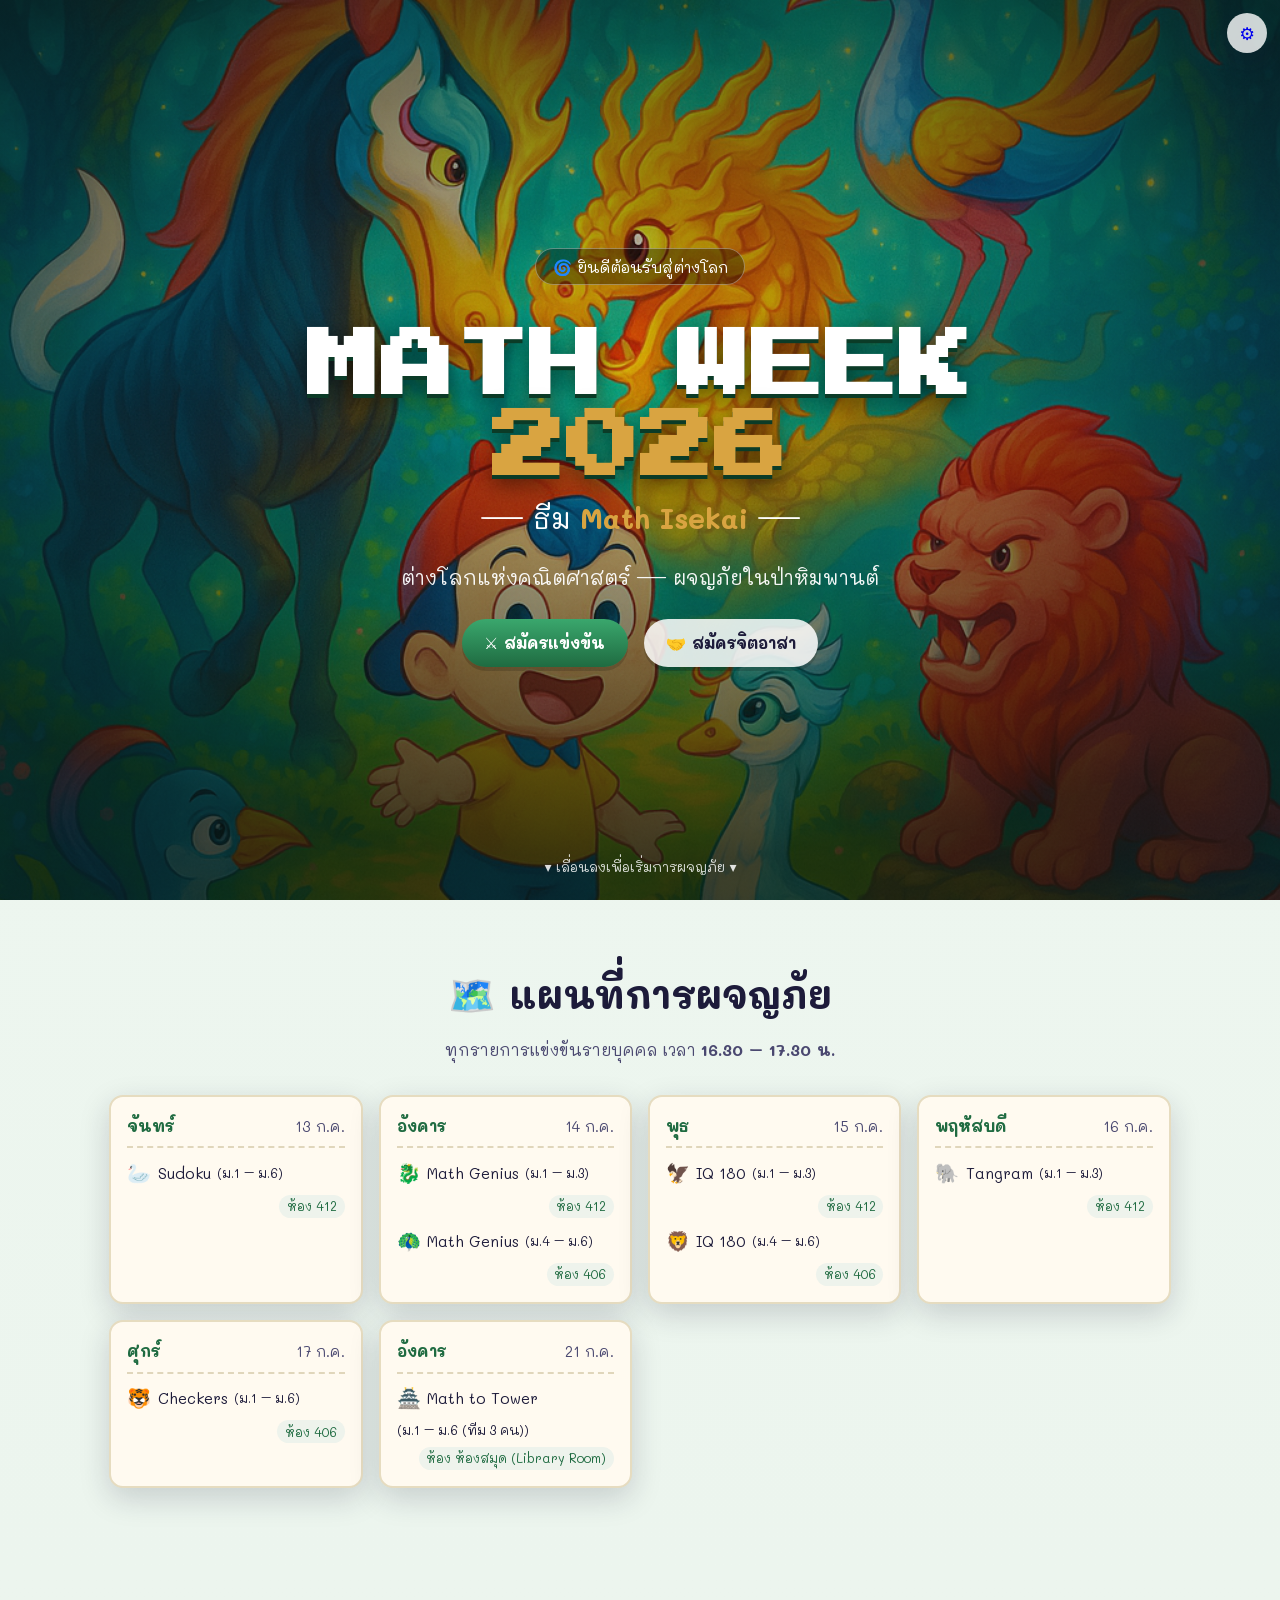
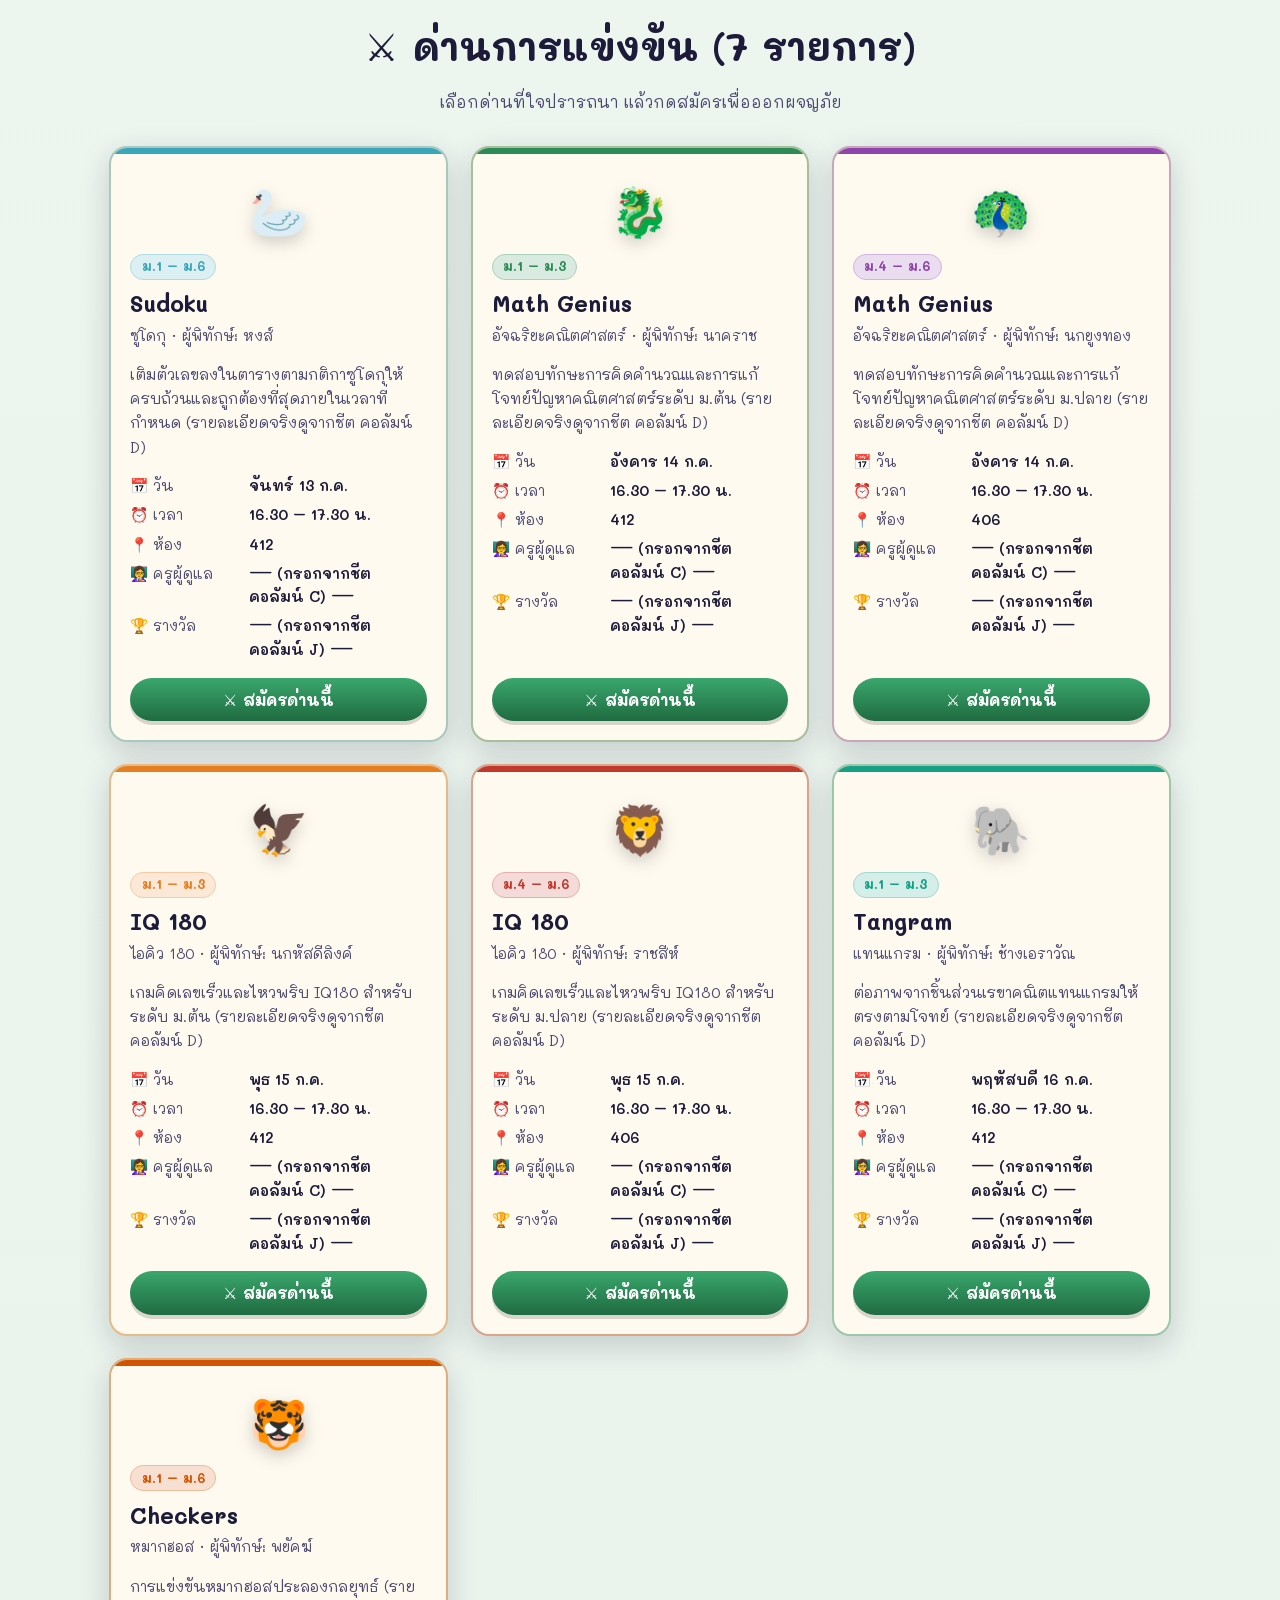
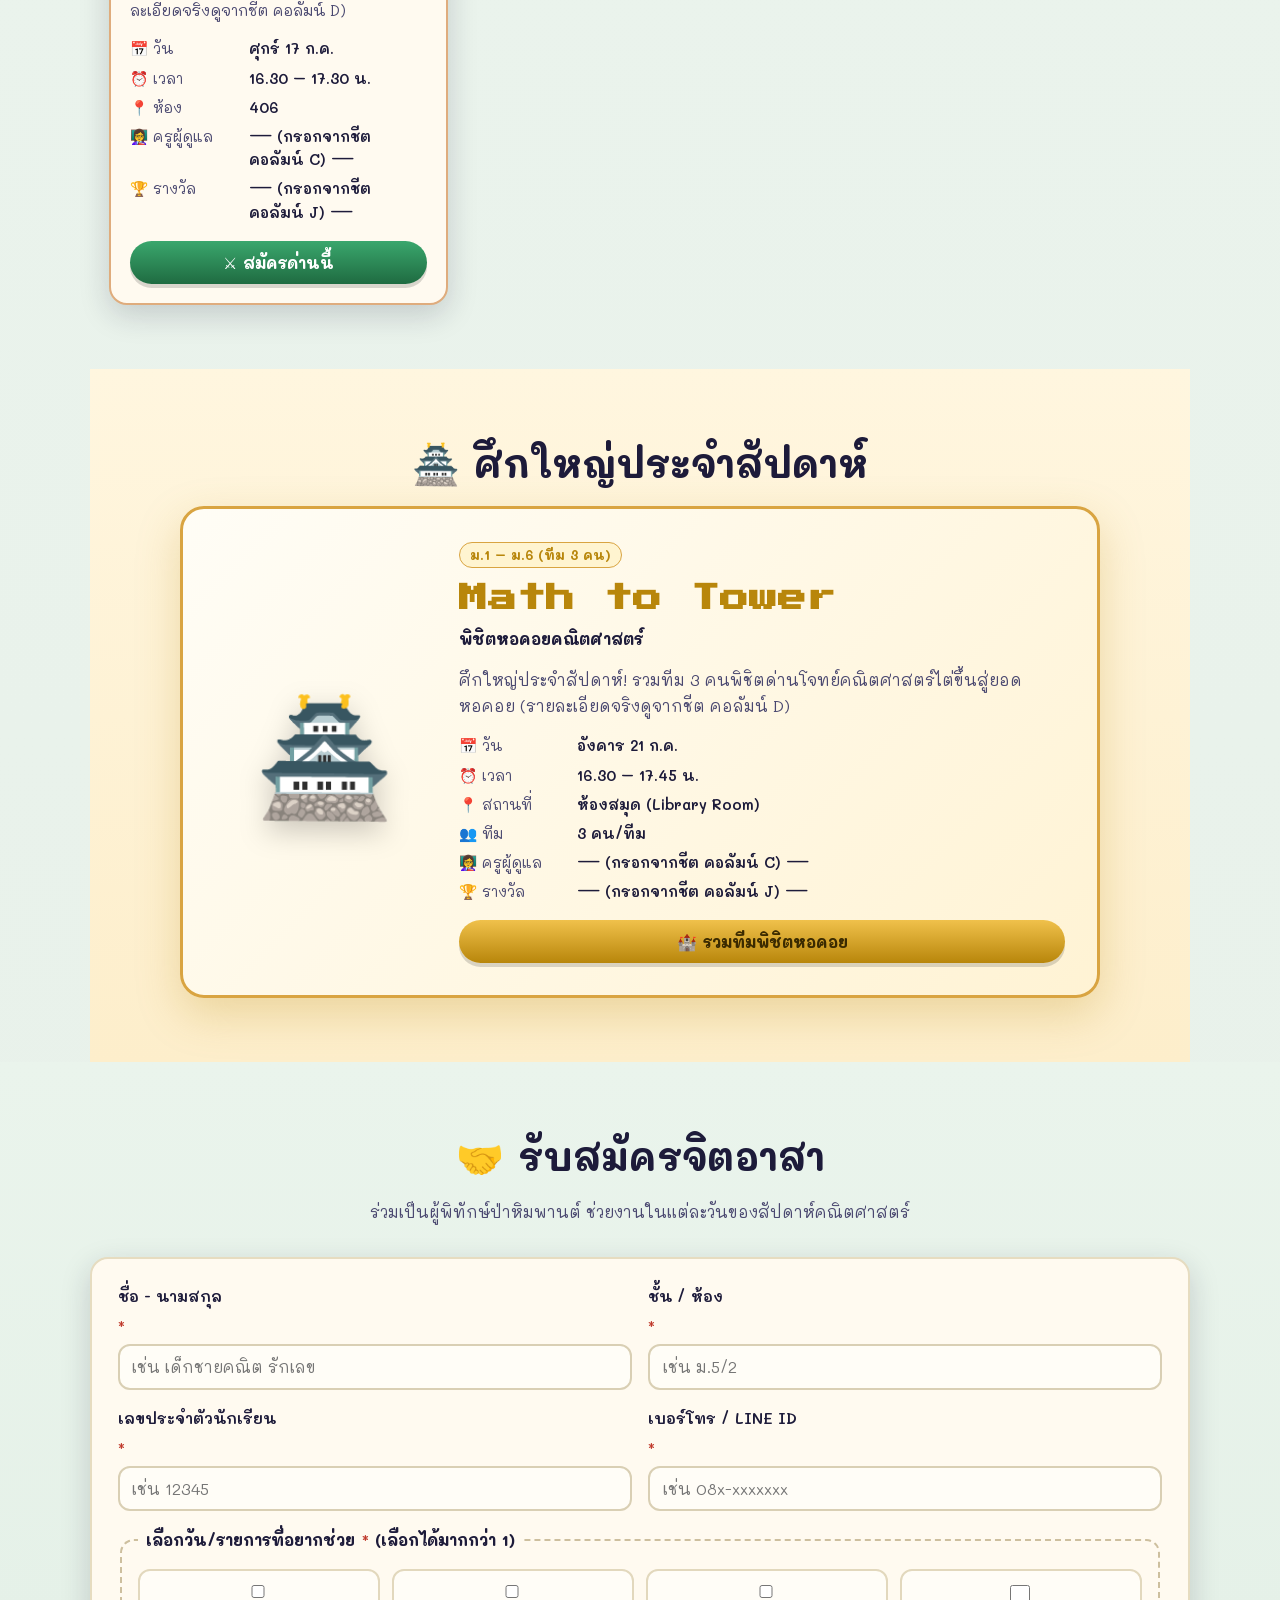
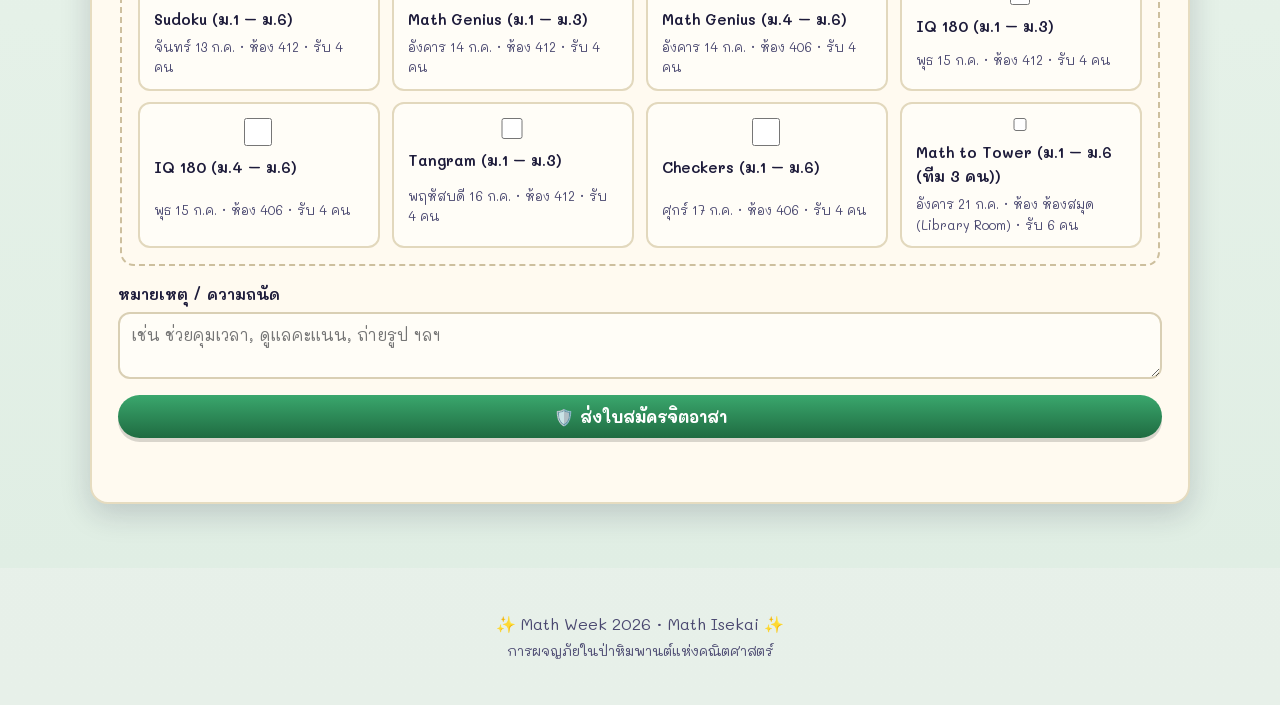
<file: index.html>
<!DOCTYPE html>
<html lang="th">
<head>
  <meta charset="UTF-8" />
  <meta name="viewport" content="width=device-width, initial-scale=1.0" />
  <title>Math Week 2026 · Math Isekai — รับสมัครแข่งขันคณิตศาสตร์</title>
  <meta name="description" content="รับสมัครแข่งขันคณิตศาสตร์ Math Week 2026 ธีม Math Isekai ผจญภัยในป่าหิมพานต์ — IQ180, Math Genius, Sudoku, Tangram, Checkers และศึกใหญ่ Math to Tower" />
  <link rel="icon" href="assets/img/favicon.png" />
  <link rel="preconnect" href="https://fonts.googleapis.com" />
  <link rel="preconnect" href="https://fonts.gstatic.com" crossorigin />
  <link href="https://fonts.googleapis.com/css2?family=Mali:wght@400;600;700&family=Press+Start+2P&display=swap" rel="stylesheet" />
  <link rel="stylesheet" href="css/style.css" />
</head>
<body>
  <!-- ปุ่มลอย -->
  <a href="admin.html" class="admin-link" title="สำหรับเจ้าหน้าที่">⚙️</a>

  <!-- HERO -->
  <header class="hero" id="top">
    <div class="hero__overlay"></div>
    <div class="hero__content">
      <p class="hero__badge">🌀 ยินดีต้อนรับสู่ต่างโลก</p>
      <h1 class="hero__title">MATH WEEK <span>2026</span></h1>
      <p class="hero__theme">— ธีม <strong>Math Isekai</strong> —</p>
      <p class="hero__subtitle" id="hero-subtitle"></p>
      <div class="hero__cta">
        <a href="#competitions" class="btn btn--primary">⚔️ สมัครแข่งขัน</a>
        <a href="#volunteer" class="btn btn--ghost">🤝 สมัครจิตอาสา</a>
      </div>
    </div>
    <div class="hero__scroll">▼ เลื่อนลงเพื่อเริ่มการผจญภัย ▼</div>
  </header>

  <!-- ตารางภาพรวม -->
  <section class="section section--schedule" id="schedule">
    <h2 class="section__title">🗺️ แผนที่การผจญภัย</h2>
    <p class="section__lead">ทุกรายการแข่งขันรายบุคคล เวลา <strong id="contest-time"></strong></p>
    <div class="schedule" id="schedule-list"></div>
  </section>

  <!-- การแข่งขันรายบุคคล -->
  <section class="section" id="competitions">
    <h2 class="section__title">⚔️ ด่านการแข่งขัน (7 รายการ)</h2>
    <p class="section__lead">เลือกด่านที่ใจปรารถนา แล้วกดสมัครเพื่อออกผจญภัย</p>
    <div class="card-grid" id="competition-grid"></div>
  </section>

  <!-- ศึกใหญ่ Math to Tower -->
  <section class="section section--grand" id="grand">
    <h2 class="section__title">🏯 ศึกใหญ่ประจำสัปดาห์</h2>
    <div id="grand-event"></div>
  </section>

  <!-- จิตอาสา -->
  <section class="section section--volunteer" id="volunteer">
    <h2 class="section__title">🤝 รับสมัครจิตอาสา</h2>
    <p class="section__lead">ร่วมเป็นผู้พิทักษ์ป่าหิมพานต์ ช่วยงานในแต่ละวันของสัปดาห์คณิตศาสตร์</p>
    <form id="volunteer-form" class="form form--volunteer" autocomplete="off">
      <div class="form__row">
        <label>ชื่อ - นามสกุล <span class="req">*</span>
          <input type="text" name="name" required placeholder="เช่น เด็กชายคณิต รักเลข" />
        </label>
        <label>ชั้น / ห้อง <span class="req">*</span>
          <input type="text" name="classroom" required placeholder="เช่น ม.5/2" />
        </label>
      </div>
      <div class="form__row">
        <label>เลขประจำตัวนักเรียน <span class="req">*</span>
          <input type="text" name="studentId" required placeholder="เช่น 12345" />
        </label>
        <label>เบอร์โทร / LINE ID <span class="req">*</span>
          <input type="text" name="contact" required placeholder="เช่น 08x-xxxxxxx" />
        </label>
      </div>
      <fieldset class="form__fieldset">
        <legend>เลือกวัน/รายการที่อยากช่วย <span class="req">*</span> (เลือกได้มากกว่า 1)</legend>
        <div class="vol-tasks" id="volunteer-tasks"></div>
      </fieldset>
      <label>หมายเหตุ / ความถนัด
        <textarea name="note" rows="2" placeholder="เช่น ช่วยคุมเวลา, ดูแลคะแนน, ถ่ายรูป ฯลฯ"></textarea>
      </label>
      <button type="submit" class="btn btn--primary btn--block">🛡️ ส่งใบสมัครจิตอาสา</button>
      <p class="form__status" id="volunteer-status" role="status"></p>
    </form>
  </section>

  <footer class="footer">
    <p>✨ Math Week 2026 · Math Isekai ✨</p>
    <p class="footer__small">การผจญภัยในป่าหิมพานต์แห่งคณิตศาสตร์</p>
  </footer>

  <!-- MODAL สมัครแข่งขัน -->
  <div class="modal" id="register-modal" aria-hidden="true">
    <div class="modal__backdrop" data-close></div>
    <div class="modal__panel" role="dialog" aria-modal="true" aria-labelledby="modal-title">
      <button class="modal__close" data-close aria-label="ปิด">✕</button>
      <h3 class="modal__title" id="modal-title"></h3>
      <div class="modal__meta" id="modal-meta"></div>
      <form id="register-form" class="form" autocomplete="off">
        <input type="hidden" name="competitionId" />
        <div id="team-fields"></div>
        <div class="form__row">
          <label>เลขประจำตัวนักเรียน <span class="req">*</span>
            <input type="text" name="studentId" required placeholder="เช่น 12345" />
          </label>
          <label>เบอร์โทร / LINE ID <span class="req">*</span>
            <input type="text" name="contact" required placeholder="เช่น 08x-xxxxxxx" />
          </label>
        </div>
        <label>ครูที่ปรึกษา (ถ้ามี)
          <input type="text" name="advisor" placeholder="ชื่อครูที่ปรึกษา" />
        </label>
        <button type="submit" class="btn btn--primary btn--block">🚀 ยืนยันการสมัคร</button>
        <p class="form__status" id="register-status" role="status"></p>
      </form>
    </div>
  </div>

  <!-- TOAST -->
  <div class="toast" id="toast" aria-live="polite"></div>

  <script src="js/config.js"></script>
  <script src="js/data.js"></script>
  <script src="js/storage.js"></script>
  <script src="js/app.js"></script>
</body>
</html>
</file>
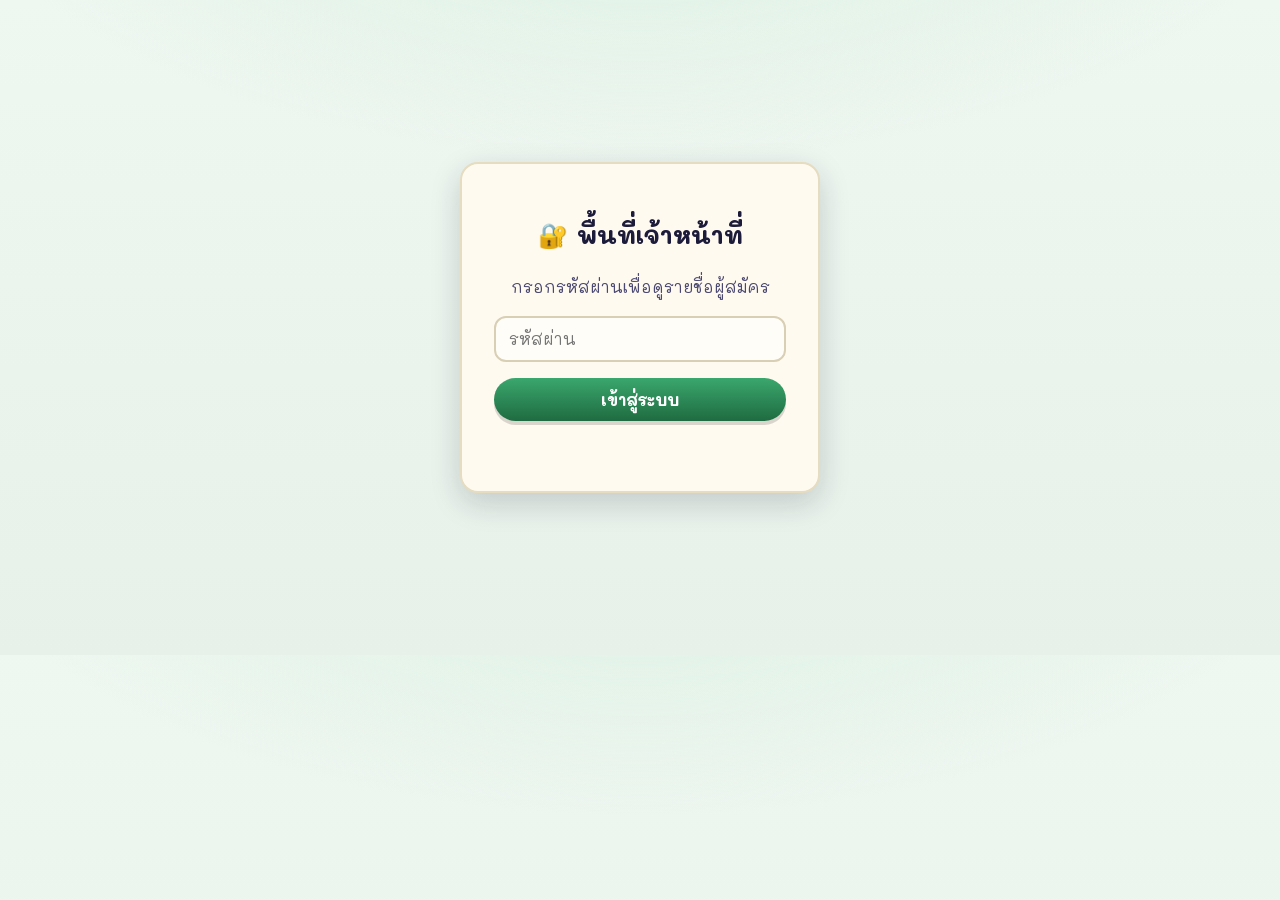
<file: admin.html>
<!DOCTYPE html>
<html lang="th">
<head>
  <meta charset="UTF-8" />
  <meta name="viewport" content="width=device-width, initial-scale=1.0" />
  <title>แอดมิน · Math Week 2026</title>
  <link rel="icon" href="assets/img/favicon.png" />
  <link href="https://fonts.googleapis.com/css2?family=Mali:wght@400;600;700&display=swap" rel="stylesheet" />
  <link rel="stylesheet" href="css/style.css" />
  <style>
    .admin-wrap { max-width: 1100px; margin: 0 auto; padding: 2rem 1.2rem; }
    .admin-bar { display: flex; flex-wrap: wrap; gap: .8rem; align-items: center; margin: 1rem 0; }
    .admin-bar select, .admin-bar input { padding: .5em .7em; border: 2px solid #d9cfb4; border-radius: 10px; font-family: inherit; }
    table { width: 100%; border-collapse: collapse; background: var(--paper-2); border-radius: 12px; overflow: hidden; box-shadow: var(--shadow); }
    th, td { padding: .6rem .7rem; text-align: left; border-bottom: 1px solid #ece2c8; font-size: .9rem; vertical-align: top; }
    th { background: var(--leaf-deep); color: #fff; position: sticky; top: 0; }
    tr:hover td { background: #fbf6e6; }
    .pill { display: inline-block; padding: .1em .6em; border-radius: 999px; font-size: .78rem; font-weight: 700; }
    .pill--comp { background: #e7f0e9; color: var(--leaf-deep); }
    .pill--vol { background: #efe7f5; color: var(--mystic); }
    .stat-grid { display: grid; grid-template-columns: repeat(auto-fit, minmax(140px,1fr)); gap: .8rem; margin: 1rem 0; }
    .stat { background: var(--paper-2); border: 2px solid #e6dcc0; border-radius: 12px; padding: .8rem 1rem; text-align: center; box-shadow: var(--shadow); }
    .stat b { display: block; font-size: 1.6rem; color: var(--leaf-deep); }
    .stat span { font-size: .82rem; color: var(--ink-soft); }
    .gate { max-width: 360px; margin: 18vh auto; text-align: center; background: var(--paper-2); border: 2px solid #e6dcc0; border-radius: var(--radius); padding: 2rem; box-shadow: var(--shadow); }
    .muted { color: var(--ink-soft); }
    .table-scroll { overflow-x: auto; }
  </style>
</head>
<body>
  <!-- ประตูรหัสผ่าน -->
  <div class="gate" id="gate">
    <h2>🔐 พื้นที่เจ้าหน้าที่</h2>
    <p class="muted">กรอกรหัสผ่านเพื่อดูรายชื่อผู้สมัคร</p>
    <form id="gate-form" class="form">
      <input type="password" id="passcode" placeholder="รหัสผ่าน" />
      <button class="btn btn--primary btn--block">เข้าสู่ระบบ</button>
      <p class="form__status form__status--err" id="gate-err"></p>
    </form>
  </div>

  <!-- แดชบอร์ด -->
  <main class="admin-wrap" id="dashboard" hidden>
    <a href="index.html" class="muted">← กลับหน้าสมัคร</a>
    <h1>📊 รายชื่อผู้สมัคร — Math Week 2026</h1>
    <p class="muted" id="source-note"></p>

    <div class="stat-grid" id="stats"></div>

    <div class="admin-bar">
      <select id="filter-kind">
        <option value="all">ทั้งหมด</option>
        <option value="competition">เฉพาะแข่งขัน</option>
        <option value="volunteer">เฉพาะจิตอาสา</option>
      </select>
      <input type="search" id="search" placeholder="🔍 ค้นหาชื่อ/เลขนักเรียน/รายการ" />
      <button class="btn btn--gold" id="export-csv">⬇️ ส่งออก CSV</button>
      <button class="btn btn--ghost" id="clear-local">🗑️ ล้างข้อมูลในเครื่อง</button>
    </div>

    <div class="table-scroll">
      <table>
        <thead>
          <tr>
            <th>เวลา</th><th>ประเภท</th><th>ชื่อ</th><th>ชั้น/ห้อง</th>
            <th>เลขนักเรียน</th><th>รายการ</th><th>ติดต่อ</th><th>หมายเหตุ</th>
          </tr>
        </thead>
        <tbody id="rows"></tbody>
      </table>
    </div>
    <p class="muted" id="empty-note" hidden>ยังไม่มีข้อมูลในเครื่องนี้ — ข้อมูลที่ส่งไป Google Sheet ให้ดูในชีตโดยตรง</p>
  </main>

  <script src="js/config.js"></script>
  <script src="js/data.js"></script>
  <script src="js/storage.js"></script>
  <script>
    const $ = (s) => document.querySelector(s);

    // ประตูรหัสผ่าน
    $("#gate-form").addEventListener("submit", (e) => {
      e.preventDefault();
      if ($("#passcode").value === CONFIG.ADMIN_PASSCODE) {
        $("#gate").hidden = true;
        $("#dashboard").hidden = false;
        render();
      } else {
        $("#gate-err").textContent = "รหัสผ่านไม่ถูกต้อง";
      }
    });

    function fmtTime(iso) {
      const d = new Date(iso);
      return d.toLocaleString("th-TH", { dateStyle: "short", timeStyle: "short" });
    }

    function recordRow(r) {
      const isVol = r.kind === "volunteer";
      const list = isVol ? (r.tasksLabel || r.tasks || []).join(", ") : (r.competitionName || "");
      let extra = "";
      if (!isVol && r.members) {
        extra = "ทีม: " + r.members.map((m) => `${m.name} (${m.classroom})`).join(", ");
      }
      return `<tr>
        <td>${fmtTime(r.timestamp)}</td>
        <td><span class="pill ${isVol ? "pill--vol" : "pill--comp"}">${isVol ? "จิตอาสา" : "แข่งขัน"}</span></td>
        <td>${esc(r.name || "")}${r.teamName ? `<br><small class="muted">${esc(r.teamName)}</small>` : ""}</td>
        <td>${esc(r.classroom || "-")}</td>
        <td>${esc(r.studentId || "-")}</td>
        <td>${esc(list)}</td>
        <td>${esc(r.contact || "-")}</td>
        <td>${esc(r.note || extra || (r.advisor ? "ครู: " + r.advisor : "-"))}</td>
      </tr>`;
    }

    function esc(s) {
      return String(s).replace(/[&<>"]/g, (c) => ({ "&": "&amp;", "<": "&lt;", ">": "&gt;", '"': "&quot;" }[c]));
    }

    function render() {
      const all = loadLocal();
      $("#source-note").textContent = CONFIG.APPS_SCRIPT_URL
        ? "หมายเหตุ: ตารางนี้แสดงสำเนาในเครื่องนี้เท่านั้น ข้อมูลตัวจริงรวมทุกเครื่องอยู่ใน Google Sheet"
        : "โหมด localStorage: ข้อมูลถูกเก็บในเบราว์เซอร์เครื่องนี้";

      const kind = $("#filter-kind").value;
      const q = $("#search").value.trim().toLowerCase();
      let rows = all.filter((r) => (kind === "all" ? true : r.kind === kind));
      if (q) {
        rows = rows.filter((r) =>
          JSON.stringify(r).toLowerCase().includes(q)
        );
      }
      rows.sort((a, b) => b.timestamp.localeCompare(a.timestamp));

      $("#rows").innerHTML = rows.map(recordRow).join("");
      $("#empty-note").hidden = all.length > 0;

      // สถิติ
      const comp = all.filter((r) => r.kind === "competition").length;
      const vol = all.filter((r) => r.kind === "volunteer").length;
      $("#stats").innerHTML = `
        <div class="stat"><b>${all.length}</b><span>รวมทั้งหมด</span></div>
        <div class="stat"><b>${comp}</b><span>สมัครแข่งขัน</span></div>
        <div class="stat"><b>${vol}</b><span>จิตอาสา</span></div>`;
    }

    $("#filter-kind").addEventListener("change", render);
    $("#search").addEventListener("input", render);

    $("#export-csv").addEventListener("click", () => {
      const all = loadLocal();
      if (!all.length) return alert("ไม่มีข้อมูลให้ส่งออก");
      const headers = ["timestamp", "kind", "name", "teamName", "classroom", "studentId",
        "competitionName", "tasksLabel", "contact", "advisor", "note", "members"];
      const lines = [headers.join(",")];
      all.forEach((r) => {
        const row = headers.map((h) => {
          let v = r[h];
          if (Array.isArray(v)) v = v.map((x) => (typeof x === "object" ? `${x.name}(${x.classroom})` : x)).join(" | ");
          if (v == null) v = "";
          return `"${String(v).replace(/"/g, '""')}"`;
        });
        lines.push(row.join(","));
      });
      const blob = new Blob(["﻿" + lines.join("\n")], { type: "text/csv;charset=utf-8;" });
      const a = document.createElement("a");
      a.href = URL.createObjectURL(blob);
      a.download = `mathweek2026_${new Date().toISOString().slice(0, 10)}.csv`;
      a.click();
    });

    $("#clear-local").addEventListener("click", () => {
      if (confirm("ลบสำเนาข้อมูลในเครื่องนี้ทั้งหมด? (ข้อมูลใน Google Sheet จะไม่ถูกลบ)")) {
        localStorage.removeItem(LS_KEY);
        render();
      }
    });
  </script>
</body>
</html>
</file>
<file: css/style.css>
/* ============================================================================
 *  Math Week 2026 — Math Isekai  ·  ธีมป่าหิมพานต์ / RPG
 * ========================================================================== */

:root {
  --ink: #1d1b3a;
  --ink-soft: #4a4870;
  --paper: #fdf6e3;
  --paper-2: #fffaf0;
  --gold: #d9a441;
  --gold-deep: #b8860b;
  --leaf: #2e8b57;
  --leaf-deep: #1f6b41;
  --mystic: #6a4c93;
  --sky: #2c7da0;
  --danger: #c0392b;
  --shadow: 0 10px 30px rgba(29, 27, 58, 0.18);
  --radius: 18px;
  --maxw: 1100px;
}

* { box-sizing: border-box; }

html { scroll-behavior: smooth; }

body {
  margin: 0;
  font-family: "Mali", system-ui, "Segoe UI", sans-serif;
  color: var(--ink);
  background:
    radial-gradient(1200px 600px at 50% -200px, #d8efe0 0%, transparent 60%),
    linear-gradient(180deg, #eef7f0 0%, #e7f0e9 100%);
  line-height: 1.6;
}

img { max-width: 100%; }

.btn {
  display: inline-flex;
  align-items: center;
  justify-content: center;
  gap: .4em;
  border: none;
  cursor: pointer;
  font-family: inherit;
  font-weight: 700;
  font-size: 1rem;
  padding: .7em 1.4em;
  border-radius: 999px;
  text-decoration: none;
  transition: transform .12s ease, box-shadow .12s ease, filter .12s ease;
  box-shadow: 0 4px 0 rgba(0, 0, 0, .15);
}
.btn:hover { transform: translateY(-2px); filter: brightness(1.05); }
.btn:active { transform: translateY(1px); box-shadow: 0 2px 0 rgba(0,0,0,.15); }
.btn--primary { background: linear-gradient(180deg, #3aa76d, var(--leaf-deep)); color: #fff; }
.btn--gold { background: linear-gradient(180deg, #f0c14b, var(--gold-deep)); color: #3a2a00; }
.btn--ghost { background: rgba(255,255,255,.85); color: var(--ink); }
.btn--block { width: 100%; }

/* ---------- HERO ---------- */
.hero {
  position: relative;
  min-height: 100vh;
  display: grid;
  place-items: center;
  text-align: center;
  color: #fff;
  padding: 2rem;
  background: #0e2a1f url("../assets/img/bg.png") center/cover no-repeat;
  overflow: hidden;
}
.hero__overlay {
  position: absolute; inset: 0;
  background:
    radial-gradient(900px 500px at 50% 40%, rgba(10,30,20,.15), rgba(8,20,14,.78));
}
.hero__content { position: relative; z-index: 2; max-width: 760px; animation: rise .8s ease both; }
.hero__badge {
  display: inline-block;
  background: rgba(0,0,0,.35);
  border: 1px solid rgba(255,255,255,.35);
  padding: .35em 1.1em;
  border-radius: 999px;
  font-size: .95rem;
  backdrop-filter: blur(4px);
}
.hero__title {
  font-family: "Press Start 2P", "Mali", sans-serif;
  font-size: clamp(2rem, 7vw, 4.6rem);
  margin: .35em 0 .1em;
  line-height: 1.1;
  text-shadow: 0 4px 0 #0b3b27, 0 8px 24px rgba(0,0,0,.6);
}
.hero__title span { color: var(--gold); }
.hero__theme { font-size: clamp(1.1rem, 3.5vw, 1.8rem); margin: .2em 0; }
.hero__theme strong { color: var(--gold); }
.hero__subtitle { font-size: clamp(1rem, 2.6vw, 1.25rem); opacity: .95; }
.hero__cta { display: flex; gap: 1rem; justify-content: center; flex-wrap: wrap; margin-top: 1.6rem; }
.hero__scroll {
  position: absolute; bottom: 1.4rem; left: 0; right: 0; z-index: 2;
  font-size: .85rem; opacity: .85; animation: bob 1.8s ease-in-out infinite;
}

@keyframes rise { from { opacity: 0; transform: translateY(24px); } to { opacity: 1; transform: none; } }
@keyframes bob { 0%,100% { transform: translateY(0);} 50% { transform: translateY(6px);} }

/* ---------- SECTIONS ---------- */
.section { max-width: var(--maxw); margin: 0 auto; padding: 4rem 1.2rem; }
.section__title {
  text-align: center;
  font-size: clamp(1.6rem, 4.5vw, 2.4rem);
  margin: 0 0 .3em;
  color: var(--ink);
}
.section__lead { text-align: center; color: var(--ink-soft); margin: 0 auto 2rem; max-width: 640px; }
.section--grand { background: linear-gradient(180deg, #fff6df, #fdeecb); }
.section--volunteer { background: linear-gradient(180deg, #eaf4ec, #e0eee4); max-width: none; }
.section--volunteer > * { max-width: var(--maxw); margin-inline: auto; }

/* ---------- SCHEDULE ---------- */
.schedule { display: grid; grid-template-columns: repeat(auto-fit, minmax(200px, 1fr)); gap: 1rem; }
.sched-day {
  background: var(--paper-2);
  border: 2px solid #e6dcc0;
  border-radius: 14px;
  padding: 1rem;
  box-shadow: var(--shadow);
}
.sched-day__head { display: flex; justify-content: space-between; align-items: baseline; border-bottom: 2px dashed #e0d6bb; padding-bottom: .5rem; margin-bottom: .6rem; }
.sched-day__name { font-weight: 700; color: var(--leaf-deep); }
.sched-day__date { font-size: .9rem; color: var(--ink-soft); }
.sched-day__list { list-style: none; margin: 0; padding: 0; display: grid; gap: .5rem; }
.sched-day__list li { display: flex; align-items: center; gap: .4rem; font-size: .95rem; flex-wrap: wrap; }
.sched-emoji { font-size: 1.2rem; }
.sched-room { margin-left: auto; font-size: .8rem; background: #eef3ec; color: var(--leaf-deep); padding: .1em .6em; border-radius: 999px; }

/* ---------- CARDS ---------- */
.card-grid { display: grid; grid-template-columns: repeat(auto-fill, minmax(280px, 1fr)); gap: 1.4rem; }
.card {
  position: relative;
  display: flex;
  flex-direction: column;
  background: var(--paper-2);
  border: 2px solid color-mix(in srgb, var(--accent) 35%, #e6dcc0);
  border-radius: var(--radius);
  padding: 1.2rem;
  box-shadow: var(--shadow);
  overflow: hidden;
  transition: transform .15s ease, box-shadow .15s ease;
}
.card::before {
  content: ""; position: absolute; inset: 0 0 auto 0; height: 6px;
  background: var(--accent);
}
.card:hover { transform: translateY(-6px); box-shadow: 0 18px 40px rgba(29,27,58,.22); }
.card__creature {
  font-size: 3rem; text-align: center; margin: .3rem 0 .2rem;
  filter: drop-shadow(0 6px 8px rgba(0,0,0,.18));
}
.card__body { flex: 1; }
.card__level {
  display: inline-block; font-size: .8rem; font-weight: 700;
  background: color-mix(in srgb, var(--accent) 18%, #fff);
  color: var(--accent);
  border: 1px solid color-mix(in srgb, var(--accent) 40%, #fff);
  padding: .15em .8em; border-radius: 999px;
}
.card__name { font-size: 1.4rem; margin: .4rem 0 .1rem; }
.card__nameth { margin: 0 0 .6rem; color: var(--ink-soft); font-size: .9rem; }
.card__desc { font-size: .95rem; color: var(--ink-soft); min-height: 3em; }
.card__info { margin: .8rem 0 1rem; display: grid; gap: .35rem; font-size: .92rem; }
.card__info > div { display: flex; gap: .5rem; }
.card__info dt { margin: 0; min-width: 7.5em; color: var(--ink-soft); }
.card__info dd { margin: 0; font-weight: 600; }

/* ---------- GRAND CARD ---------- */
.grand-card {
  display: grid;
  grid-template-columns: 220px 1fr;
  gap: 1.5rem;
  align-items: center;
  background: linear-gradient(135deg, #fffdf6, #fff3d4);
  border: 3px solid var(--gold);
  border-radius: 24px;
  padding: 2rem;
  box-shadow: 0 16px 44px rgba(184,134,11,.25);
  max-width: 920px;
  margin: 0 auto;
}
.grand-card__icon { font-size: 7rem; text-align: center; filter: drop-shadow(0 10px 14px rgba(0,0,0,.2)); }
.grand-card__level { background: #fff4d0; color: var(--gold-deep); border-color: var(--gold); }
.grand-card__name { font-family: "Press Start 2P", "Mali", sans-serif; font-size: clamp(1.2rem, 3vw, 1.8rem); margin: .5rem 0 .2rem; color: var(--gold-deep); }
.grand-card__nameth { margin: 0 0 .6rem; font-weight: 700; }
.grand-card__desc { color: var(--ink-soft); }

/* ---------- FORMS ---------- */
.form { display: grid; gap: 1rem; }
.form label { display: grid; gap: .35rem; font-weight: 600; font-size: .95rem; }
.form input, .form textarea {
  font-family: inherit; font-size: 1rem;
  padding: .65em .8em;
  border: 2px solid #d9cfb4;
  border-radius: 12px;
  background: #fffdf7;
  transition: border-color .15s ease, box-shadow .15s ease;
}
.form input:focus, .form textarea:focus {
  outline: none; border-color: var(--leaf);
  box-shadow: 0 0 0 3px rgba(46,139,87,.18);
}
.form__row { display: grid; grid-template-columns: 1fr 1fr; gap: 1rem; }
.form__fieldset { border: 2px dashed #cdbf9e; border-radius: 14px; padding: 1rem; }
.form__fieldset legend { font-weight: 700; padding: 0 .5em; }
.req { color: var(--danger); }
.form--volunteer { background: var(--paper-2); border: 2px solid #e6dcc0; border-radius: var(--radius); padding: 1.6rem; box-shadow: var(--shadow); }
.form__status { margin: 0; text-align: center; font-weight: 700; min-height: 1.4em; }
.form__status--ok { color: var(--leaf-deep); }
.form__status--err { color: var(--danger); }
.team-member { padding-bottom: .2rem; }

/* จิตอาสา task list */
.vol-tasks { display: grid; grid-template-columns: repeat(auto-fill, minmax(240px, 1fr)); gap: .7rem; }
.vol-task {
  display: grid; gap: .15rem;
  background: #fffdf7; border: 2px solid #e2d8bd; border-radius: 12px;
  padding: .7rem .9rem; cursor: pointer; font-weight: 600;
  transition: border-color .12s ease, background .12s ease;
}
.vol-task:hover { border-color: var(--leaf); }
.vol-task input { width: auto; margin-right: .4rem; }
.vol-task__main { display: inline; }
.vol-task__meta { font-size: .8rem; color: var(--ink-soft); font-weight: 400; }
.vol-task:has(input:checked) { background: #eaf6ee; border-color: var(--leaf); }

/* ---------- MODAL ---------- */
.modal { position: fixed; inset: 0; z-index: 50; display: none; }
.modal.is-open { display: block; }
.modal__backdrop { position: absolute; inset: 0; background: rgba(20,16,40,.6); backdrop-filter: blur(3px); }
.modal__panel {
  position: relative;
  max-width: 560px; width: calc(100% - 2rem);
  margin: 6vh auto; max-height: 86vh; overflow-y: auto;
  background: var(--paper-2);
  border: 3px solid var(--gold);
  border-radius: 20px;
  padding: 1.8rem;
  box-shadow: 0 24px 60px rgba(0,0,0,.4);
  animation: rise .25s ease both;
}
.modal__close {
  position: absolute; top: .8rem; right: .8rem;
  width: 36px; height: 36px; border-radius: 50%;
  border: none; cursor: pointer; font-size: 1rem; font-weight: 700;
  background: #f0e4c4; color: var(--ink);
}
.modal__close:hover { background: var(--gold); }
.modal__title { margin: 0 2rem .4rem 0; font-size: 1.3rem; color: var(--leaf-deep); }
.modal__meta { display: flex; flex-wrap: wrap; gap: .5rem 1rem; font-size: .9rem; color: var(--ink-soft); margin-bottom: 1rem; }
.modal__meta span { background: #f3ecd6; padding: .15em .7em; border-radius: 999px; }

/* ---------- TOAST ---------- */
.toast {
  position: fixed; left: 50%; bottom: 2rem;
  transform: translate(-50%, 120%);
  background: var(--ink); color: #fff;
  padding: .9em 1.4em; border-radius: 999px;
  font-weight: 700; box-shadow: var(--shadow);
  z-index: 60; opacity: 0; transition: transform .3s ease, opacity .3s ease;
  max-width: 90vw; text-align: center;
}
.toast--show { transform: translate(-50%, 0); opacity: 1; }
.toast--ok { background: var(--leaf-deep); }
.toast--warn { background: var(--gold-deep); }

/* ---------- FOOTER / misc ---------- */
.footer { text-align: center; padding: 2.5rem 1rem; color: var(--ink-soft); }
.footer p { margin: .2rem 0; }
.footer__small { font-size: .85rem; }
.admin-link {
  position: fixed; top: .8rem; right: .8rem; z-index: 40;
  width: 40px; height: 40px; display: grid; place-items: center;
  background: rgba(255,255,255,.8); border-radius: 50%;
  text-decoration: none; font-size: 1.1rem; box-shadow: var(--shadow);
}
.admin-link:hover { background: #fff; }

/* ---------- RESPONSIVE ---------- */
@media (max-width: 640px) {
  .form__row { grid-template-columns: 1fr; }
  .grand-card { grid-template-columns: 1fr; text-align: center; }
  .grand-card__icon { font-size: 5rem; }
  .card__info dt { min-width: 6.5em; }
}
</file>
